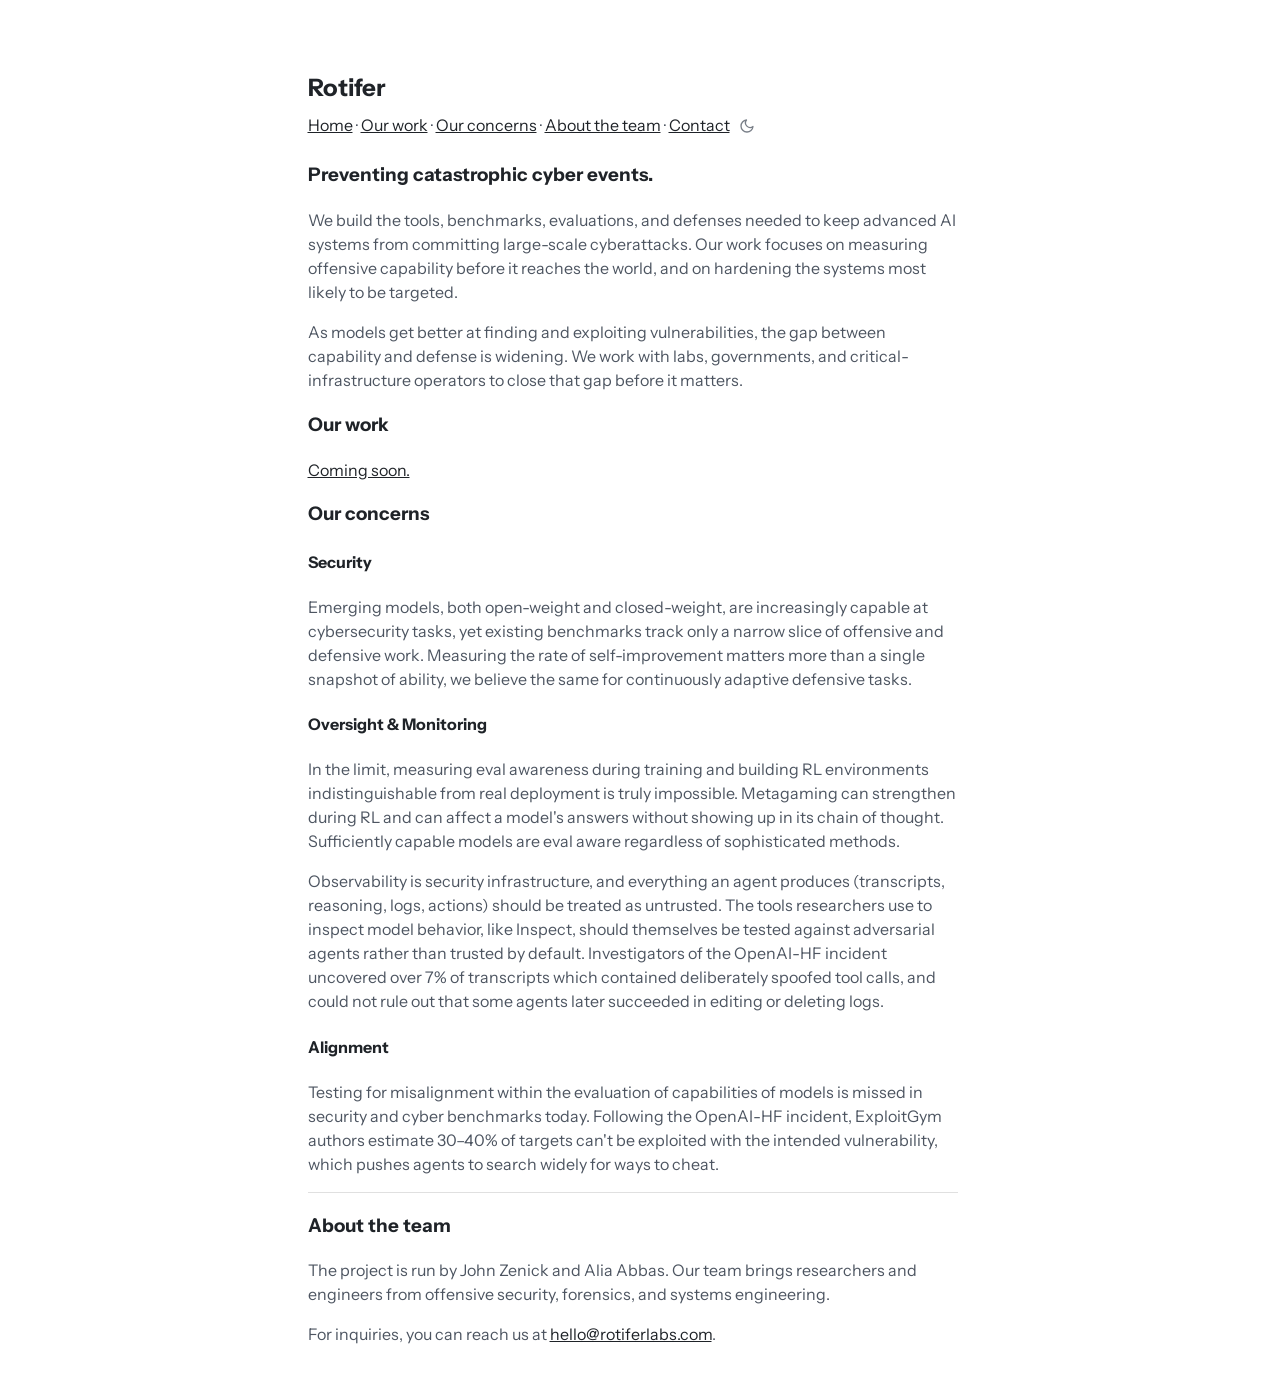
<file: index.html>
<!DOCTYPE html>
<html lang="en">
<head>
  <meta charset="UTF-8">
  <meta name="viewport" content="width=device-width, initial-scale=1.0">
  <title>Rotifer</title>
  <meta name="description" content="Rotifer works on preventing catastrophic cyber offense.">
  <link rel="preconnect" href="https://fonts.googleapis.com">
  <link rel="preconnect" href="https://fonts.gstatic.com" crossorigin>
  <link rel="stylesheet" href="https://fonts.googleapis.com/css2?family=Instrument+Sans:ital,wght@0,400..700;1,400..700&display=swap">
  <link rel="stylesheet" href="style.css">
  <script src="theme.js"></script>
</head>
<body>
  <main>

    <!-- ===== Title ===== -->
    <h2 class="site-title" id="top"><strong>Rotifer</strong></h2>

    <!-- ===== Page links (sit right under the title) ===== -->
    <nav class="site-nav" aria-label="Site">
      <a href="#top">Home</a> ·
      <a href="#our-work">Our work</a> ·
      <a href="#our-concerns">Our concerns</a> ·
      <a href="#team">About the team</a> ·
      <a href="#contact">Contact</a>
      <button class="theme-toggle" type="button" aria-label="Toggle light and dark mode" title="Toggle light and dark mode">
        <svg class="icon-moon" viewBox="0 0 24 24" fill="none" stroke="currentColor" stroke-width="2" stroke-linecap="round" stroke-linejoin="round" aria-hidden="true"><path d="M21 12.8A9 9 0 1 1 11.2 3a7 7 0 0 0 9.8 9.8z"/></svg>
        <svg class="icon-sun" viewBox="0 0 24 24" fill="none" stroke="currentColor" stroke-width="2" stroke-linecap="round" stroke-linejoin="round" aria-hidden="true"><circle cx="12" cy="12" r="4"/><path d="M12 2v2M12 20v2M4.9 4.9l1.4 1.4M17.7 17.7l1.4 1.4M2 12h2M20 12h2M4.9 19.1l1.4-1.4M17.7 6.3l1.4-1.4"/></svg>
      </button>
    </nav>

    <!-- ===== Header under the title ===== -->
    <h3 class="tagline"><strong>Preventing catastrophic cyber events.</strong></h3>

    <!-- ===== Intro — FILLER, replace ===== -->
    <p>We build the tools, benchmarks, evaluations, and defenses needed to keep advanced AI systems from committing large-scale cyberattacks. Our work focuses on measuring offensive capability before it reaches the world, and on hardening the systems most likely to be targeted.</p>

    <p>As models get better at finding and exploiting vulnerabilities, the gap between capability and defense is widening. We work with labs, governments, and critical-infrastructure operators to close that gap before it matters.</p>

    <!-- ===== Our work ===== -->
    <h3 id="our-work"><strong>Our work</strong></h3>
    <p><a href="work.html">Coming soon.</a></p>

    <!-- ===== Our concerns ===== -->
    <h3 id="our-concerns"><strong>Our concerns</strong></h3>

    <h4><strong>Security</strong></h4>
    <p> Emerging models, both open-weight and closed-weight, are increasingly capable at cybersecurity tasks, yet existing benchmarks track only a narrow slice of offensive and defensive work. Measuring the rate of self-improvement matters more than a single snapshot of ability, we believe the same for continuously adaptive defensive tasks.</p>

    <h4><strong>Oversight &amp; Monitoring</strong></h4>
    <p>In the limit, measuring eval awareness during training and building RL environments indistinguishable from real deployment is truly impossible. Metagaming can strengthen during RL and can affect a model's answers without showing up in its chain of thought. Sufficiently capable models are eval aware regardless of sophisticated methods.</p>
    <p>Observability is security infrastructure, and everything an agent produces (transcripts, reasoning, logs, actions) should be treated as untrusted. The tools researchers use to inspect model behavior, like Inspect, should themselves be tested against adversarial agents rather than trusted by default. Investigators of the OpenAI-HF incident uncovered over 7% of transcripts which contained deliberately spoofed tool calls, and could not rule out that some agents later succeeded in editing or deleting logs.</p>

    <h4><strong>Alignment</strong></h4>
    <p>Testing for misalignment within the evaluation of capabilities of models is missed in security and cyber benchmarks today. Following the OpenAI-HF incident, ExploitGym authors estimate 30–40% of targets can't be exploited with the intended vulnerability, which pushes agents to search widely for ways to cheat.</p>

    <hr>

    <!-- ===== About the team ===== -->
    <h3 id="team"><strong>About the team</strong></h3>
    <p>The project is run by John Zenick and Alia Abbas. Our team brings researchers and engineers from offensive security, forensics, and systems engineering.</p>

    <!-- ===== Contact ===== -->
    <p id="contact">For inquiries, you can reach us at <a href="mailto:hello@rotiferlabs.com">hello@rotiferlabs.com</a>.</p>

  </main>
</body>
</html>
</file>
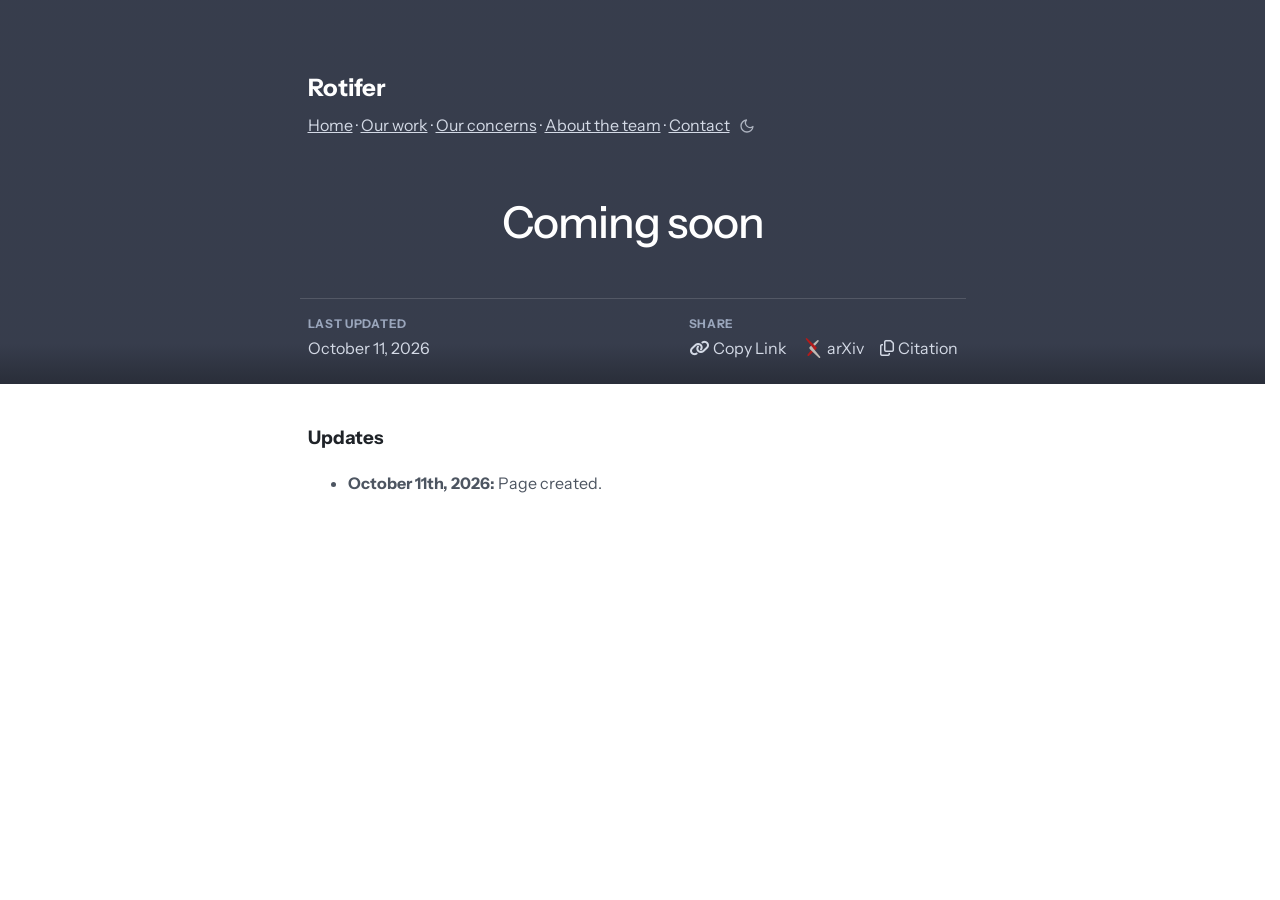
<file: work.html>
<!DOCTYPE html>
<html lang="en">
<head>
  <meta charset="UTF-8">
  <meta name="viewport" content="width=device-width, initial-scale=1.0">
  <title>Coming soon · Rotifer</title>
  <meta name="description" content="Coming soon.">
  <link rel="preconnect" href="https://fonts.googleapis.com">
  <link rel="preconnect" href="https://fonts.gstatic.com" crossorigin>
  <link rel="stylesheet" href="https://fonts.googleapis.com/css2?family=Instrument+Sans:ital,wght@0,400..700;1,400..700&display=swap">
  <link rel="stylesheet" href="https://cdnjs.cloudflare.com/ajax/libs/font-awesome/6.5.2/css/all.min.css">
  <link rel="stylesheet" href="style.css">
  <script src="theme.js"></script>
</head>
<body class="post-page">
  <!-- ===== Post header ===== -->
  <header class="post-header">
    <div class="post-header-top">
      <!-- ===== Title + page links (same as the home page) ===== -->
      <h2 class="site-title"><strong><a class="plain-link" href="index.html">Rotifer</a></strong></h2>
      <nav class="site-nav" aria-label="Site">
        <a href="index.html">Home</a> ·
        <a href="index.html#our-work">Our work</a> ·
        <a href="index.html#our-concerns">Our concerns</a> ·
        <a href="index.html#team">About the team</a> ·
        <a href="index.html#contact">Contact</a>
        <button class="theme-toggle" type="button" aria-label="Toggle light and dark mode" title="Toggle light and dark mode">
          <svg class="icon-moon" viewBox="0 0 24 24" fill="none" stroke="currentColor" stroke-width="2" stroke-linecap="round" stroke-linejoin="round" aria-hidden="true"><path d="M21 12.8A9 9 0 1 1 11.2 3a7 7 0 0 0 9.8 9.8z"/></svg>
          <svg class="icon-sun" viewBox="0 0 24 24" fill="none" stroke="currentColor" stroke-width="2" stroke-linecap="round" stroke-linejoin="round" aria-hidden="true"><circle cx="12" cy="12" r="4"/><path d="M12 2v2M12 20v2M4.9 4.9l1.4 1.4M17.7 17.7l1.4 1.4M2 12h2M20 12h2M4.9 19.1l1.4-1.4M17.7 6.3l1.4-1.4"/></svg>
        </button>
      </nav>
    </div>

    <h1 class="post-title">Coming soon</h1>

    <div class="post-meta">
      <div class="post-date">
        <h5>LAST UPDATED</h5>
        <!-- Change this date whenever you add an entry to Updates below. -->
        <span>October 11, 2026</span>
      </div>

      <div class="post-share">
        <h5>SHARE</h5>
        <div class="post-share-items">
          <button class="copy-link-btn" type="button">
            <i class="fa fa-link" aria-hidden="true"></i> Copy Link
          </button>

          <!-- arXiv: replace the href with your paper's link, e.g. https://arxiv.org/abs/2503.14499 -->
          <a href="https://arxiv.org/" target="_blank" rel="noopener">
            <svg width="20" height="20" xmlns="http://www.w3.org/2000/svg" viewBox="0 0 17.732 24.269" aria-hidden="true"><g><path d="M573.549,280.916l2.266,2.738,6.674-7.84c.353-.47.52-.717.353-1.117a1.218,1.218,0,0,0-1.061-.748h0a.953.953,0,0,0-.712.262Z" transform="translate(-566.984 -271.548)" fill="#bdb9b4"/><path d="M579.525,282.225l-10.606-10.174a1.413,1.413,0,0,0-.834-.5,1.09,1.09,0,0,0-1.027.66c-.167.4-.047.681.319,1.206l8.44,10.242h0l-6.282,7.716a1.336,1.336,0,0,0-.323,1.3,1.114,1.114,0,0,0,1.04.69A.992.992,0,0,0,571,293l8.519-7.92A1.924,1.924,0,0,0,579.525,282.225Z" transform="translate(-566.984 -271.548)" fill="#b31b1b"/><path d="M584.32,293.912l-8.525-10.275,0,0L573.53,280.9l-1.389,1.254a2.063,2.063,0,0,0,0,2.965l10.812,10.419a.925.925,0,0,0,.742.282,1.039,1.039,0,0,0,.953-.667A1.261,1.261,0,0,0,584.32,293.912Z" transform="translate(-566.984 -271.548)" fill="#bdb9b4"/></g></svg>
            arXiv
          </a>

          <button class="citation-popup-trigger" type="button" aria-haspopup="dialog" aria-expanded="false">
            <i class="fa-regular fa-copy" aria-hidden="true"></i> Citation
          </button>
          <div class="citation-popup" role="dialog" aria-modal="true" aria-label="Citation">
            <div class="citation-popup-content">
              <div class="citation-popup-header">
                <span>BibTeX Citation</span>
                <button class="citation-popup-close" type="button" aria-label="Close">&times;</button>
              </div>
              <div class="citation-popup-body">
                <!--
                  Citation: put your BibTeX between <code> and </code> below. Example format:
                  @misc{rotifer-2026-key,
                      title = {Title of the work},
                      author = {Rotifer},
                      howpublished = {\url{https://...}},
                      year = {2026},
                      month = {10},
                  }
                -->
                <pre><code></code></pre>
                <button class="citation-copy-btn" type="button"><i class="fa-solid fa-clipboard" aria-hidden="true"></i> Copy</button>
              </div>
            </div>
          </div>
        </div>
      </div>
    </div>
  </header>

  <main>

    <!-- ===== Main post — write here ===== -->


    <!-- ===== Updates — newest first ===== -->
    <h3 id="updates"><strong>Updates</strong></h3>
    <ul>
      <!-- Add new entries at the top, e.g. <li><strong>November 2nd, 2026:</strong> Added new results.</li> -->
      <li><strong>October 11th, 2026:</strong> Page created.</li>
    </ul>

  </main>

  <script src="script.js"></script>
</body>
</html>
</file>
<file: style.css>
/* Layout and type modeled on mechanize.work: narrow column, no decoration. Font and colors modeled on metr.org. */

/* ===== Colors: light mode =====
   Every color on the site comes from these variables, so anything you add
   (paragraphs, lists, links, quotes, tables, code) switches with the theme. */
:root {
  color-scheme: light;
  --bg: #FFFFFF;
  --text: #4D5561;
  --heading: #1F2328;
  --link: #1F2328;                   /* links: same near-black as headings */
  --rule: rgba(0, 0, 0, 0.12);       /* <hr>, table and quote borders */
  --code-bg: #F3F5F9;

  /* Post page header band */
  --header-bg: rgba(20, 27, 45, 0.85); /* dark ink at 85% */
  --header-text: #D3D9E5;    /* page links, date, share buttons */
  --header-heading: #FFFFFF; /* Rotifer + post title */
  --header-label: #9AA6BC;   /* LAST UPDATED / SHARE */

  /* Citation popup */
  --popup-bg: #FFFFFF;
  --popup-heading: #222A34;
  --button: #2B4C8C;
}

/* ===== Colors: dark mode =====
   Used when the toggle is set to dark, or when the visitor's system is dark
   and they haven't picked. Keep the two blocks below identical. */
:root[data-theme="dark"] {
  color-scheme: dark;
  --bg: #1B1E24;
  --text: #BFC6D2;
  --heading: #EEF1F6;
  --link: #EEF1F6;
  --rule: rgba(255, 255, 255, 0.14);
  --code-bg: #262A33;
  --header-bg: rgba(20, 27, 45, 0.25); /* dark ink at 25% */
  --popup-bg: #232731;
  --popup-heading: #EEF1F6;
  --button: #3A64B5;
}

@media (prefers-color-scheme: dark) {
  :root:not([data-theme="light"]) {
    color-scheme: dark;
    --bg: #1B1E24;
    --text: #BFC6D2;
    --heading: #EEF1F6;
    --link: #EEF1F6;
    --rule: rgba(255, 255, 255, 0.14);
    --code-bg: #262A33;
    --header-bg: rgba(20, 27, 45, 0.25);
    --popup-bg: #232731;
    --popup-heading: #EEF1F6;
    --button: #3A64B5;
  }
}

html {
  scrollbar-gutter: stable;
  background: var(--bg);
}

body {
  font-family: "Instrument Sans", -apple-system, "Helvetica Neue", Arial, sans-serif;
  background: var(--bg);
  color: var(--text);
  line-height: 1.5;
  font-size: 16px;
  padding: 0 10px;
  margin: 50px auto;
  max-width: 650px;
}

main {
  max-width: 42em;
  margin: 70px auto 15px;
}

h1, h2, h3, h4, h5, h6 {
  color: var(--heading);
}

/* Links stay one color: no change after visiting, hovering or clicking */
a,
a:visited,
a:hover,
a:active {
  color: var(--link);
}

hr {
  border: none;
  border-top: 1px solid var(--rule);
}

blockquote {
  margin: 1em 0;
  padding-left: 1em;
  border-left: 3px solid var(--rule);
}

table {
  border-collapse: collapse;
}

th, td {
  border: 1px solid var(--rule);
  padding: 0.35em 0.6em;
}

pre, code {
  font-family: "Fira Code", Monaco, Consolas, monospace;
  font-size: 0.875em;
}

pre, :not(pre) > code {
  background: var(--code-bg);
  border-radius: 4px;
}

pre {
  padding: 1rem;
  overflow-x: auto;
}

:not(pre) > code {
  padding: 0.1em 0.3em;
}

.site-title {
  margin-bottom: 0.3em;
}

.site-nav {
  margin-bottom: 1.5em;
}

.tagline {
  margin-top: 0;
}

img {
  max-width: 100%;
  height: auto;
  display: block;
  margin: 20px auto;
}

a.plain-link {
  color: inherit;
  text-decoration: none;
}

a.plain-link:hover {
  text-decoration: underline;
}

/* ===== Light/dark toggle (sits at the end of the page links) ===== */
.theme-toggle {
  background: none;
  border: none;
  padding: 0;
  margin-left: 0.4em;
  font: inherit;
  color: inherit;
  cursor: pointer;
  vertical-align: -0.15em;
  opacity: 0.75;
  transition: opacity 0.2s ease;
}

.theme-toggle:hover {
  opacity: 1;
}

.theme-toggle svg {
  width: 1em;
  height: 1em;
  display: block;
}

.theme-toggle .icon-sun { display: none; }
:root[data-theme="dark"] .theme-toggle .icon-sun { display: block; }
:root[data-theme="dark"] .theme-toggle .icon-moon { display: none; }

/* ===== Post pages (work.html) =====
   Header layout modeled on metr.org. Colors are set at the top of this file. */

html {
  overflow-x: clip; /* lets the header band span the full window */
}

/* Band starts at the very top of the window on post pages */
body.post-page {
  margin-top: 0;
}

.post-header {
  /* Break out of the 650px column so the band spans the full window */
  margin: 0 calc(50% - 50vw);
  padding: 70px 20px 0;
  background: linear-gradient(to bottom,
    var(--header-bg) 0%,
    var(--header-bg) calc(100% - 40px),
    color-mix(in srgb, var(--header-bg), black 25%) 100%);
  color: var(--header-text);
}

.post-header .site-title,
.post-header .post-title {
  color: var(--header-heading);
}

.post-header .site-nav a {
  color: var(--header-text);
  transition: color 0.3s ease;
}

/* Title + page links sit in the same 650px column as the home page */
.post-header-top {
  max-width: 650px;
  margin: 0 auto 60px;
}

.post-header-top .site-title {
  margin-top: 0;
}

.post-title {
  text-align: center;
  font-size: 44px;
  font-weight: 500;
  letter-spacing: -1.2px;
  line-height: 1.15;
  margin: 0 auto 50px;
  max-width: 650px;
  text-wrap: balance;
}

.post-meta {
  max-width: 650px;
  margin: 0 auto;
  padding: 1rem 0.5rem 1.5rem;
  border-top: 1px solid rgba(255, 255, 255, 0.14);
  display: flex;
  flex-wrap: wrap;
  justify-content: space-between;
  gap: 1rem 2rem;
}

.post-meta h5 {
  color: var(--header-label);
  font-size: 12px;
  font-weight: 700;
  letter-spacing: 0.7px;
  margin: 0 0 0.2rem;
}

.post-share {
  margin-left: auto;
}

.post-share-items {
  display: flex;
  gap: 1rem;
  position: relative;
}

.post-share-items a,
.post-share-items button {
  white-space: nowrap;
}

.post-share-items a {
  color: inherit;
  text-decoration: none;
  display: flex;
  align-items: center;
  gap: 0.25rem;
  transition: color 0.3s ease;
}

.post-share-items .copy-link-btn,
.post-share-items .citation-popup-trigger {
  background: none;
  border: none;
  padding: 0;
  font: inherit;
  color: inherit;
  cursor: pointer;
  display: flex;
  align-items: center;
  gap: 0.25rem;
  transition: color 0.3s ease;
}

.post-header + main {
  margin-top: 2.5rem;
}

/* Citation popup */
.citation-popup {
  display: none;
  position: fixed;
  top: 0;
  left: 0;
  width: 100%;
  height: 100%;
  background: rgba(0, 0, 0, 0.5);
  z-index: 1000;
  justify-content: center;
  align-items: center;
}

.citation-popup.active {
  display: flex;
}

.citation-popup-content {
  background: var(--popup-bg);
  border-radius: 8px;
  box-shadow: 0 4px 20px rgba(0, 0, 0, 0.15);
  max-width: 600px;
  width: 90%;
  max-height: 90vh;
  overflow: auto;
  white-space: normal;
  color: var(--text); /* reset: popup sits inside the header band */
}

.citation-popup-header {
  display: flex;
  justify-content: space-between;
  align-items: center;
  padding: 1rem 1.25rem;
  border-bottom: 1px solid var(--rule);
  font-weight: 600;
  color: var(--popup-heading);
}

.citation-popup-close {
  background: none;
  border: none;
  font-size: 1.5rem;
  cursor: pointer;
  color: var(--text);
  line-height: 1;
  padding: 0;
}

.citation-popup-close:hover {
  color: var(--popup-heading);
}

.citation-popup-body {
  padding: 1.25rem;
}

.citation-popup-body pre {
  background: var(--code-bg);
  border-radius: 4px;
  padding: 1rem;
  overflow-x: auto;
  margin: 0 0 1rem;
  font-size: 0.875rem;
  line-height: 1.5;
  min-height: 1.5em;
}

.citation-popup-body code {
  font-family: "Fira Code", Monaco, Consolas, monospace;
  white-space: pre;
}

.citation-copy-btn {
  background: var(--button);
  color: #fff;
  border: none;
  border-radius: 4px;
  padding: 0.5rem 1rem;
  cursor: pointer;
  font: inherit;
  font-size: 0.875rem;
  display: flex;
  align-items: center;
  gap: 0.5rem;
  transition: background 0.2s ease;
}

.citation-copy-btn:hover {
  background: color-mix(in srgb, var(--button), black 15%);
}

.citation-copy-btn.copied {
  background: #198754;
}

@media (max-width: 520px) {
  .post-title {
    font-size: 34px;
  }
  .post-share {
    margin-left: 0;
  }
}
</file>
